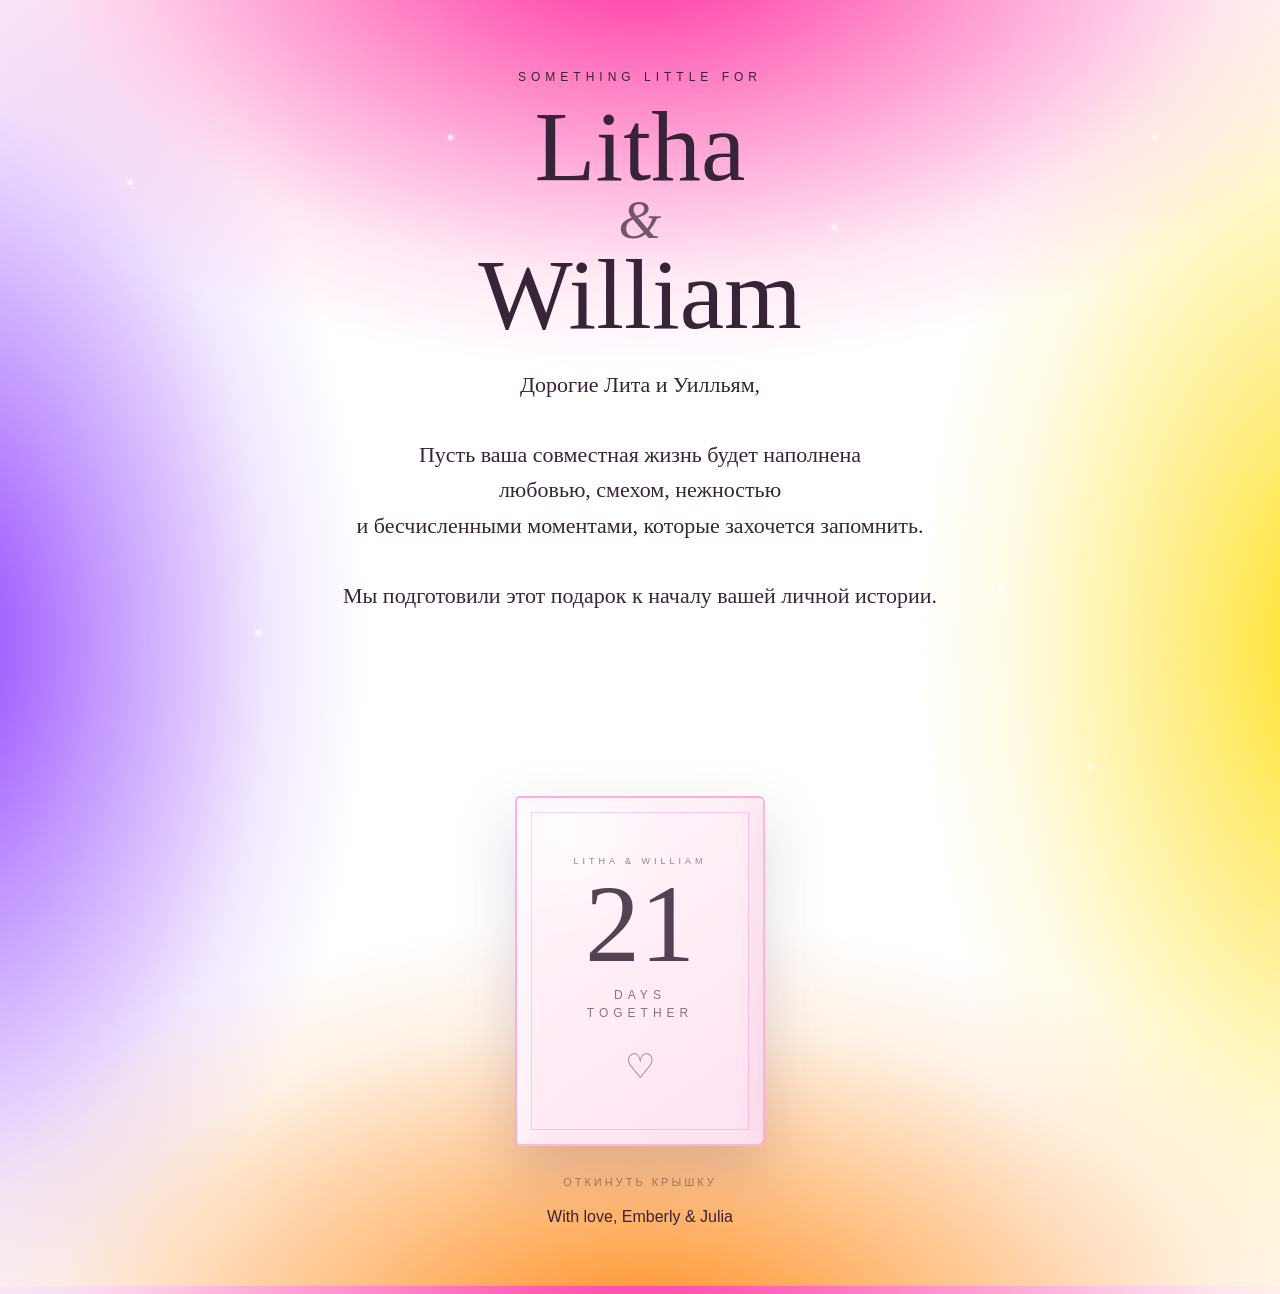
<file: index.html>
<!DOCTYPE html>
<html lang="en">
<head>
    <meta charset="UTF-8">
    <meta name="viewport" content="width=device-width, initial-scale=1.0">

    <title>Litha & William — A Little Gift</title>
    <link rel="stylesheet" href="style.css">
</head>

<body>

<div class="stars">
    <span class="star"></span>
    <span class="star"></span>
    <span class="star"></span>
    <span class="star"></span>
    <span class="star"></span>
    <span class="star"></span>
    <span class="star"></span>
    <span class="star"></span>
</div>

<main class="page">

    <div class="small-title">
        Something little for
    </div>

    <h1>
        Litha
        <span class="ampersand">&</span>
        William
    </h1>

    <div class="message">
        <!-- ========================================= -->
        <!-- ВАШЕ ПОЗДРАВЛЕНИЕ                         -->
        <!-- ========================================= -->

        Дорогие Лита и Уилльям,

        <br><br>

        <!-- Замените этот текст своим поздравлением -->

        Пусть ваша совместная жизнь будет наполнена <br>
        любовью, смехом, нежностью <br>
        и бесчисленными моментами, которые захочется запомнить.

        <br><br>

        Мы подготовили этот подарок к началу вашей личной истории.

    </div>

    <div class="gift-wrapper" onclick="openGift()">

        <div class="deck-box">

            <!-- КОРОБКА -->
            <div class="deck-box-body">

                <!-- Лицевая сторона -->
                <div class="deck-box-front">

                    <div class="deck-box-small">
                        LITHA & WILLIAM
                    </div>

                    <div class="deck-box-title">
                        21
                    </div>

                    <div class="deck-box-subtitle">
                        DAYS<br>
                        TOGETHER
                    </div>

                    <div class="deck-box-heart">
                        ♡
                    </div>

                </div>

                <!-- Боковая грань -->
                <div class="deck-box-side">
                    <span>21 DAYS TOGETHER</span>
                </div>

                <!-- Верхняя грань -->
                <div class="deck-box-top"></div>

            </div>


            <!-- КАРТЫ -->
            <div class="deck-inside">

                <div class="inside-card inside-card-back card-left"></div>

                <div class="inside-card inside-card-back card-right"></div>

                <div class="inside-card inside-card-front card-main">
                    <span>♡</span>
                </div>

            </div>



        </div>


        <div class="open-text">
            Откинуть крышку
        </div>

    </div>


    <div class="footer">
        With love, Emberly & Julia
    </div>

</main>

<script src="script.js"></script>

</body>
</html>
</file>
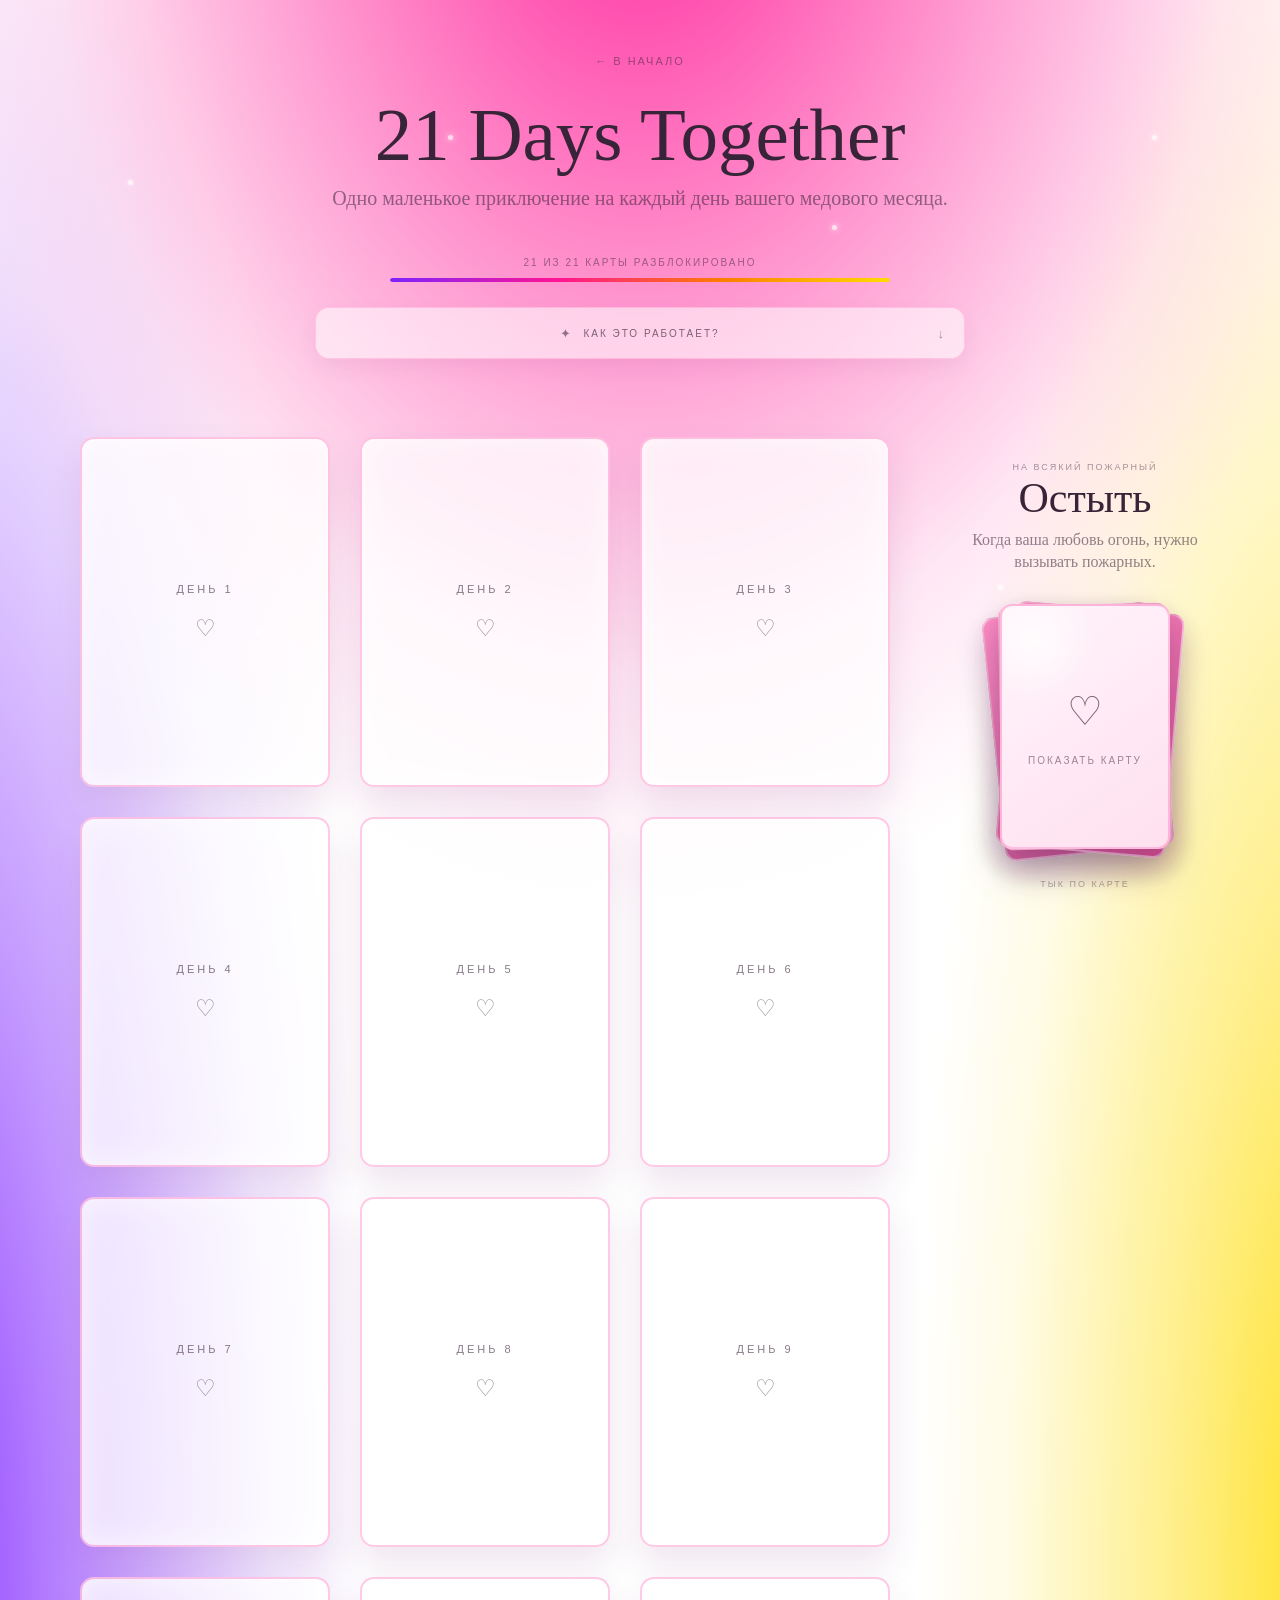
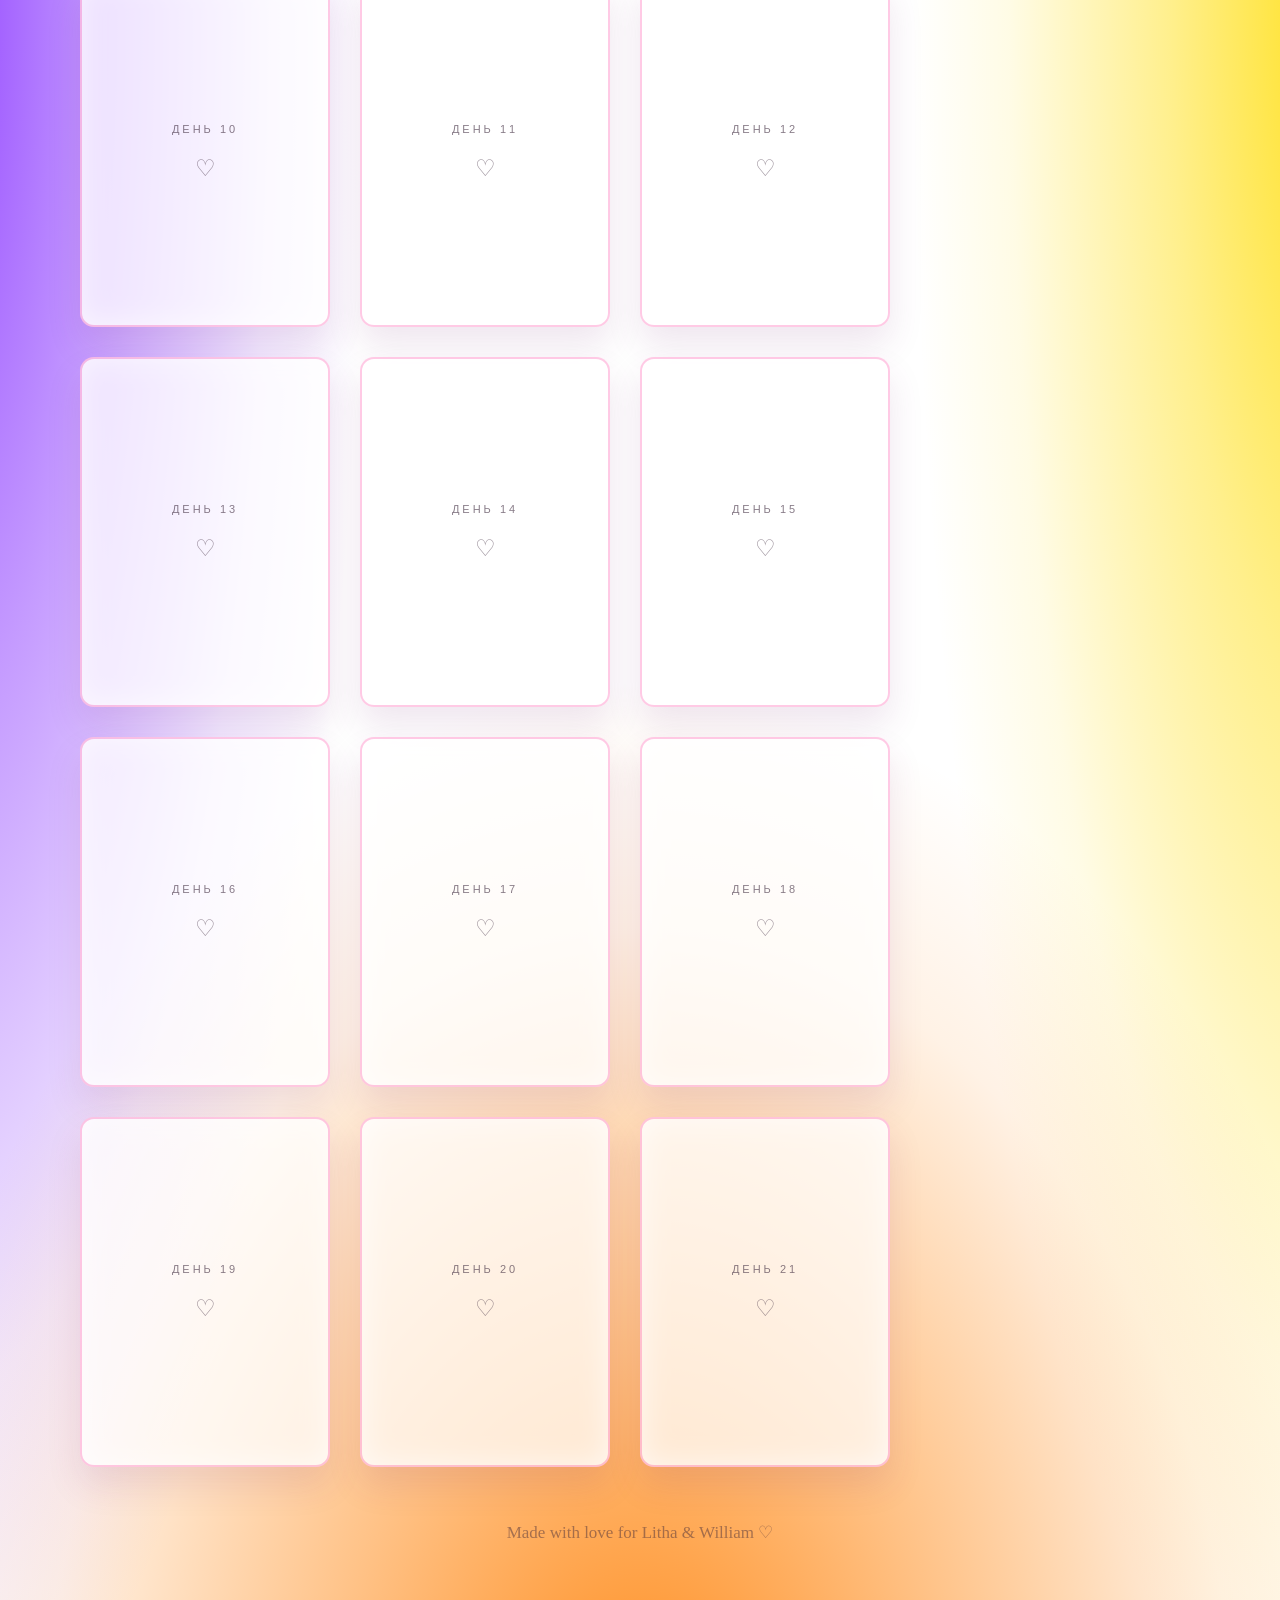
<file: cards.html>
<!DOCTYPE html>
<html lang="en">

<head>
    <meta charset="UTF-8">

    <meta
            name="viewport"
            content="width=device-width, initial-scale=1.0"
    >

    <title>Litha & William</title>

    <link
            rel="stylesheet"
            href="style.css"
    >
</head>

<body class="cards-page">

<!-- =====================================================
     STARS
     ===================================================== -->

<div class="stars" aria-hidden="true">

    <div class="star"></div>
    <div class="star"></div>
    <div class="star"></div>
    <div class="star"></div>
    <div class="star"></div>
    <div class="star"></div>
    <div class="star"></div>
    <div class="star"></div>

</div>


<!-- =====================================================
     PAGE
     ===================================================== -->

<main class="cards-page-content">

    <!-- =================================================
         HEADER
         ================================================= -->

    <header class="cards-header">

        <a
                href="index.html"
                class="back"
        >
            ← В начало
        </a>

        <h1>
            21 Days Together
        </h1>

        <p>
            Одно маленькое приключение на каждый день
            вашего медового месяца.
        </p>

    </header>


    <!-- =================================================
         PROGRESS
         ================================================= -->

    <section class="progress-wrapper">

        <div class="progress-text">
            <span id="openedCount">0</span>
            из 21 карты разблокировано
        </div>

        <div class="progress-bar">
            <div
                    class="progress-fill"
                    id="progressFill"
            ></div>
        </div>

    </section>


    <!-- =================================================
         MAIN CONTENT
         ================================================= -->
    <!-- =================================================
     INSTRUCTION
     ================================================= -->

    <section class="instruction-section">

        <button
                class="instruction-toggle"
                id="instructionToggle"
                type="button"
                aria-expanded="false"
                aria-controls="instructionContent"
        >
            <span class="instruction-icon">✦</span>

            <span class="instruction-title">
            Как это работает?
        </span>

            <span class="instruction-arrow">
            ↓
        </span>
        </button>


        <div
                class="instruction-content"
                id="instructionContent"
                aria-hidden="true"
        >

            <div class="instruction-inner">

                <div class="instruction-item">

                <span class="instruction-number">
                    01
                </span>

                    <div>
                        <strong>
                            Как играть?
                        </strong>

                        <p>
                            Карточки взывают к диалогу. Здесь поднимаются темы, которые часто висят в воздухе, создают лишние трения и вызывают ссоры.
                            Мы за честный разговор в непринужденной обстановке. Игра сбавляет обороты серьёзности, добавляет веселья в процесс и делает вас ближе друг к другу.
                            Открывайте новую карту — и вперёд обсуждать!
                        </p>
                    </div>

                </div>


                <div class="instruction-item">

                <span class="instruction-number">
                    02
                </span>

                    <div>
                        <strong>
                            По одной
                        </strong>

                        <p>
                            Каждый день медового месяца
                            будет открываться новая карта.
                        </p>

                    </div>

                </div>


                <div class="instruction-item">

                <span class="instruction-number">
                    03
                </span>

                    <div>
                        <strong>
                            Если перегрелись...
                        </strong>

                        <p>
                            Справа (или снизу) вас ждёт специальная
                            колода «Остыть». Если разговор зашёл не туда, нажмите на неё,
                            чтобы вытянуть случайную карту.
                        </p>

                    </div>

                </div>

            </div>

        </div>

    </section>
    <div class="cards-layout">

        <!-- =============================================
             MAIN 21 CARDS
             ============================================= -->

        <section
                class="main-deck"
                aria-label="21 honeymoon cards"
        >

            <div
                    class="cards-container"
                    id="cardsContainer"
            ></div>

        </section>


        <!-- =============================================
             COOL DOWN DECK
             ============================================= -->

        <aside class="cooldown-section">

            <div class="cooldown-heading">

                <div class="cooldown-kicker">
                    На всякий пожарный
                </div>

                <h2>
                    Остыть
                </h2>

                <p>
                    Когда ваша любовь огонь, нужно вызывать пожарных.
                </p>

            </div>


            <!-- CLICKABLE DECK -->

            <button
                    class="cooldown-deck"
                    id="cooldownDeck"
                    type="button"
                    aria-label="Draw a random cool down card"
            >

                <span class="deck-card deck-card-back deck-card-one"></span>
                <span class="deck-card deck-card-back deck-card-two"></span>
                <span class="deck-card deck-card-back deck-card-three"></span>

                <span class="deck-card deck-card-top">

                        <span class="deck-decoration">
                            ♡
                        </span>

                        <span class="deck-title">
                        </span>

                        <span class="deck-subtitle">
                            Показать карту
                        </span>

                    </span>

            </button>


            <div class="cooldown-hint">
                Тык по карте
            </div>

        </aside>

    </div>


    <!-- =================================================
         FOOTER
         ================================================= -->

    <footer>
        Made with love for Litha & William ♡
    </footer>

</main>


<!-- =====================================================
     COOL DOWN MODAL
     ===================================================== -->

<div
        class="cooldown-overlay"
        id="cooldownOverlay"
        aria-hidden="true"
>

    <div
            class="cooldown-modal"
            role="dialog"
            aria-modal="true"
            aria-labelledby="cooldownModalTitle"
    >

        <button
                class="cooldown-close"
                id="cooldownClose"
                type="button"
                aria-label="Close card"
        >
            ×
        </button>


        <div class="cooldown-modal-label">
            Остыть
        </div>


        <div
                class="cooldown-modal-title"
                id="cooldownModalTitle"
        >
            Устройте перерыв
        </div>


        <div
                class="cooldown-modal-content"
                id="cooldownModalContent"
        >
            Возьмите передышку вдвоём.
        </div>


        <div class="cooldown-modal-symbol">
            ♡
        </div>

    </div>

</div>


<!-- =====================================================
     JAVASCRIPT
     ===================================================== -->

<script src="script.js"></script>

</body>

</html>
</file>
<file: style.css>
/* =========================================================
WEDDING GIFT — LITA & WILLIAM
========================================================= */

/* =========================================================
1. RESET
========================================================= */

* {
    box-sizing: border-box;
    margin: 0;
    padding: 0;
}

/* =========================================================
2. FONTS
========================================================= */

@import url(
'https://fonts.googleapis.com/css2?family=Cormorant+Garamond:wght@400;500;600;700&family=Montserrat:wght@300;400;500&display=swap'
);

/* =========================================================
3. GENERAL
========================================================= */

html {
    min-height: 100%;
}

body {
    min-height: 100vh;

    background:

            radial-gradient(
                    ellipse 80% 45% at 50% -5%,
                    rgba(255, 20, 147, 0.9) 0%,
                    rgba(255, 20, 147, 0.48) 30%,
                    rgba(255, 20, 147, 0.10) 58%,
                    transparent 75%
            ),

            radial-gradient(
                    ellipse 80% 45% at 50% 105%,
                    rgba(255, 126, 0, 0.9) 0%,
                    rgba(255, 126, 0, 0.48) 30%,
                    rgba(255, 126, 0, 0.10) 58%,
                    transparent 75%
            ),

            radial-gradient(
                    ellipse 45% 75% at -5% 50%,
                    rgba(126, 34, 255, 0.85) 0%,
                    rgba(126, 34, 255, 0.45) 30%,
                    rgba(126, 34, 255, 0.10) 58%,
                    transparent 75%
            ),

            radial-gradient(
                    ellipse 45% 75% at 105% 50%,
                    rgba(255, 220, 0, 0.9) 0%,
                    rgba(255, 220, 0, 0.45) 30%,
                    rgba(255, 220, 0, 0.10) 58%,
                    transparent 75%
            ),

            #ffffff;

    color: #382438;

    font-family:
            'Montserrat',
            sans-serif;

    overflow-x: hidden;
}

/* =========================================================
4. STARS
========================================================= */

.stars {
    position: fixed;

    inset: 0;

    width: 100%;
    height: 100%;

    pointer-events: none;

    overflow: hidden;

    z-index: 1;
}

.star {
    position: absolute;

    width: 5px;
    height: 5px;

    background: #ffffff;

    border-radius: 50%;

    opacity: .7;

    box-shadow:
            0 0 5px rgba(255,255,255,.9),
            0 0 12px rgba(255,255,255,.7);

    animation:
            twinkle 3s infinite ease-in-out;
}

/* ---------- Star positions ---------- */

.star:nth-child(1) {
    left: 10%;
    top: 20%;
    animation-delay: 0s;
}

.star:nth-child(2) {
    left: 20%;
    top: 70%;
    animation-delay: 1s;
}

.star:nth-child(3) {
    left: 35%;
    top: 15%;
    animation-delay: 2s;
}

.star:nth-child(4) {
    left: 50%;
    top: 80%;
    animation-delay: .5s;
}

.star:nth-child(5) {
    left: 65%;
    top: 25%;
    animation-delay: 1.5s;
}

.star:nth-child(6) {
    left: 78%;
    top: 65%;
    animation-delay: .3s;
}

.star:nth-child(7) {
    left: 90%;
    top: 15%;
    animation-delay: 2.5s;
}

.star:nth-child(8) {
    left: 85%;
    top: 85%;
    animation-delay: 1.2s;
}

@keyframes twinkle {

    0%, 100% {
        opacity: .25;

        transform:
                scale(.7)
                rotate(0deg);
    }

    50% {
        opacity: 1;

        transform:
                scale(1.5)
                rotate(45deg);
    }
}

/* =========================================================
5. START PAGE
========================================================= */

.page {
    position: relative;

    z-index: 2;

    width: 100%;
    max-width: 900px;

    min-height: 100vh;

    margin: 0 auto;

    padding:
            70px 30px
            60px;

    display: flex;

    flex-direction: column;

    align-items: center;

    justify-content: center;

    text-align: center;
}

/* ---------- Small title ---------- */

.small-title {
    font-size: 12px;

    letter-spacing: 5px;

    text-transform: uppercase;

    opacity: .65;

    margin-bottom: 20px;

    animation:
            fadeDown 1.2s ease forwards;
}

/* ---------- Main title ---------- */

.page h1 {
    width: 100%;

    font-family:
            'Cormorant Garamond',
            serif;

    font-size:
            clamp(55px, 9vw, 100px);

    font-weight: 500;

    line-height: .85;

    text-align: center;

    margin-bottom: 30px;

    animation:
            fadeDown 1.4s ease forwards;
}

.ampersand {
    display: block;

    font-size: .55em;

    font-style: italic;

    opacity: .7;

    margin: 8px 0;
}

/* ---------- Greeting ---------- */

.message {
    width: 100%;

    max-width: 600px;

    margin:
            0 auto
            45px;

    font-family:
            'Cormorant Garamond',
            serif;

    font-size: 22px;

    line-height: 1.6;

    text-align: center;

    opacity: 0;

    animation:
            fadeUp 1.4s ease .4s forwards;
}

/* =========================================================
6. PLAYING CARD TUCK BOX
BOX SIZE: 250 × 350 PX
========================================================= */

/* =========================================================
GIFT WRAPPER
========================================================= */

.gift-wrapper {
    position: relative;

    /*
       Контейнер больше коробки,
       чтобы карты могли выезжать наружу.
    */
    width: 500px;
    height: 550px;

    display: flex;

    flex-direction: column;

    align-items: center;

    cursor: pointer;

    opacity: 0;

    animation:
            fadeUp 1.4s ease .8s forwards,
            floating 4s ease-in-out 2s infinite;
}

/* =========================================================
MAIN SCENE
========================================================= */

.deck-box {
    position: absolute;

    /*
       Центрируем коробку относительно gift-wrapper.
    */
    left: 50%;
    top: 25%;

    /*
       ГЛАВНЫЙ РАЗМЕР КОРОБКИ
       250 × 350
    */
    width: 250px;
    height: 350px;

    transform-style: preserve-3d;

    /*
       Коробка полностью ровная.
    */
    transform:
            translateX(-50%);

    transition:
            transform .7s cubic-bezier(.2,.8,.2,1);

    filter:
            drop-shadow(
                    0 25px 30px
                    rgba(70,30,70,.18)
            );
}

/* =========================================================
BOX BODY
========================================================= */

.deck-box-body {
    position: absolute;

    left: 0;
    bottom: 0;

    width: 250px;
    height: 350px;

    z-index: 10;
}

/* =========================================================
FRONT
========================================================= */

.deck-box-front {
    position: absolute;

    left: 0;
    top: 0;

    width: 250px;
    height: 350px;

    display: flex;

    flex-direction: column;

    align-items: center;

    justify-content: center;

    text-align: center;

    background:

            radial-gradient(
                    circle at 20% 10%,
                    rgba(255,255,255,.8),
                    transparent 28%
            ),

            linear-gradient(
                    145deg,
                    #fff7fc,
                    #ffe2f0
            );

    border:
            2px solid
            rgba(255,105,180,.45);

    border-radius:
            5px 6px 7px 5px;

    box-shadow:

            inset
            10px 0 18px
            rgba(255,255,255,.6),

            inset
            -10px 0 18px
            rgba(190,70,130,.08);

    color: #382438;

    /*
       Небольшой Z-offset сохраняем,
       но БЕЗ перспективного наклона.
    */
    transform:
            translateZ(15px);

    overflow: hidden;

    z-index: 20;
}

/* =========================================================
DECORATIVE FRAME
========================================================= */

.deck-box-front::before {
    content: "";

    position: absolute;

    inset: 14px;

    border:
            1px solid
            rgba(255,105,180,.3);

    pointer-events: none;
}

/* =========================================================
FRONT TEXT
========================================================= */

.deck-box-small {
    position: relative;

    z-index: 2;

    font-size: 9px;

    letter-spacing: 4px;

    text-transform: uppercase;

    opacity: .55;

    margin-bottom: 20px;
}

.deck-box-title {
    position: relative;

    z-index: 2;

    font-family:
            'Cormorant Garamond',
            serif;

    font-size: 110px;

    line-height: .7;

    font-weight: 500;

    opacity: .85;
}

.deck-box-subtitle {
    position: relative;

    z-index: 2;

    margin-top: 23px;

    font-size: 12px;

    line-height: 1.5;

    letter-spacing: 5px;

    text-transform: uppercase;

    opacity: .6;
}

.deck-box-heart {
    position: relative;

    z-index: 2;

    margin-top: 24px;

    font-family:
            'Cormorant Garamond',
            serif;

    font-size: 34px;

    opacity: .55;
}

/* =========================================================
SIDE
========================================================= */

.deck-box-side {
    position: absolute;

    top: 0;
    right: -36px;

    width: 36px;
    height: 350px;

    display: flex;

    align-items: center;

    justify-content: center;

    background:

            linear-gradient(
                    90deg,
                    #f4c5db,
                    #e79abc
            );

    border-top:
            2px solid
            rgba(255,255,255,.4);

    border-right:
            2px solid
            rgba(190,70,130,.25);

    border-bottom:
            2px solid
            rgba(190,70,130,.25);

    transform:
            rotateY(90deg);

    transform-origin:
            left center;

    color: #8e4270;

    overflow: hidden;

    z-index: 21;
}

.deck-box-side span {
    writing-mode:
            vertical-rl;

    transform:
            rotate(180deg);

    font-size: 8px;

    letter-spacing: 2px;

    text-transform: uppercase;

    white-space: nowrap;

    opacity: .7;
}

/* =========================================================
CARDS INSIDE THE BOX
========================================================= */

.deck-inside {
    opacity: 0;

    position: absolute;

    /*
       Центрируем карты внутри коробки.
    */
    left: 17px;

    bottom: 12px;

    width: 216px;
    height: 286px;

    /*
       Карты находятся ПОЗАДИ коробки.
    */
    z-index: 1;

    transform:
            translateZ(-2px)
            translateY(150px);

    pointer-events: none;

    transition:
            opacity .35s ease,
            transform .75s
            cubic-bezier(.2,.8,.2,1);
}

/* =========================================================
INDIVIDUAL CARDS
========================================================= */

.inside-card {
    position: absolute;

    left: 0;
    bottom: 0;

    width: 216px;
    height: 286px;

    border-radius: 8px;

    box-shadow:
            0 7px 16px
            rgba(70,30,70,.15);
}

/* =========================================================
CARD BACK
========================================================= */
.card-main::after {
    content: "Начать новую историю";

    position: absolute;
    left: 50%;
    top: 20%;

    transform: translate(-50%, -50%);

    font-family: 'Cormorant Garamond', serif;
    font-size: 10px;
    letter-spacing: 3px;
    text-transform: uppercase;

    color: #d94f91;
    opacity: .75;

    white-space: nowrap;

    z-index: 10;
}

.inside-card-back {
    background:

            repeating-linear-gradient(
                    45deg,
                    rgba(255,255,255,.18) 0,
                    rgba(255,255,255,.18) 2px,
                    transparent 2px,
                    transparent 8px
            ),

            linear-gradient(
                    145deg,
                    #ff8fc7,
                    #d94f91
            );

    border:
            2px solid
            rgba(255,255,255,.55);
}

/* =========================================================
MIDDLE CARD
========================================================= */

.inside-card-middle {
    transform:
            translateY(-7px)
            rotate(1deg);

    z-index: 2;
}

/* =========================================================
FRONT CARD
========================================================= */

.inside-card-front {
    display: flex;

    align-items: center;

    justify-content: center;

    background:

            linear-gradient(
                    145deg,
                    #fff9fc,
                    #ffe7f2
            );

    border:
            2px solid
            rgba(255,105,180,.35);

    color:
            #d94f91;

    font-family:
            'Cormorant Garamond',
            serif;

    font-size:
            46px;

    transform:
            translateY(-12px);

    z-index: 3;
}

/* =========================================================
BEFORE HOVER — CARDS COMPLETELY HIDDEN
========================================================= */

.gift-wrapper:not(:hover) .deck-inside {
    opacity: 0;

    transform:
            translateZ(-2px)
            translateY(160px);
}

/* =========================================================
HOVER — CARDS APPEAR
========================================================= */

.gift-wrapper:hover .deck-inside {
    opacity: 1;

    transform:
            translateZ(-2px)
            translateY(-145px);
}

/* =========================================================
HOVER — BOX
========================================================= */

.gift-wrapper:hover .deck-box {
    /*
       ВАЖНО:
       translateX(-50%) сохраняем,
       иначе коробка снова уедет вправо.
    */
    transform:
            translateX(-50%)
            translateY(-10px)
            scale(1.04);

    filter:
            drop-shadow(
                    0 35px 42px
                    rgba(70,30,70,.23)
            );
}

/* =========================================================
CARDS FAN OUT
========================================================= */

.gift-wrapper:hover .card-left {
    transform:
            translate(-22px, -4px)
            rotate(-8deg);
}

.gift-wrapper:hover .card-right {
    transform:
            translate(22px, -4px)
            rotate(8deg);
}

.gift-wrapper:hover .card-main {
    transform:
            translateY(-12px)
            rotate(0deg);
}

/* =========================================================
OPEN TEXT
========================================================= */

.open-text {
    position: absolute;

    bottom: 20px;

    font-size: 11px;

    letter-spacing: 3px;

    text-transform: uppercase;

    opacity: .45;

    transition:
            opacity .3s,
            transform .3s;
}

.gift-wrapper:hover .open-text {
    opacity: 1;

    transform:
            translateY(3px);
}

/* =========================================================
MOBILE — START PAGE
========================================================= */

@media (max-width: 720px) {

    .gift-wrapper {
        transform:
                scale(.9);
    }

    .gift-wrapper:hover {
        transform:
                scale(.9);
    }
}

/* =========================================================
7. CARDS PAGE
========================================================= */

body.cards-page {
    padding:
            55px 20px
            60px;
}

/* =========================================================
8. CARDS PAGE HEADER
========================================================= */

.cards-page-content {
    position: relative;

    z-index: 2;

    width: 100%;

    max-width: 1500px;

    margin: 0 auto;

    text-align: center;
}

.cards-header {
    width: 100%;

    margin:
            0 auto
            45px;

    display: flex;

    flex-direction: column;

    align-items: center;

    text-align: center;
}

/* ---------- Back link ---------- */

.back {
    display: inline-block;

    color: #382438;

    text-decoration: none;

    font-size: 11px;

    letter-spacing: 2px;

    text-transform: uppercase;

    opacity: .5;

    margin-bottom: 30px;

    transition:
            opacity .3s,
            transform .3s;
}

.back:hover {
    opacity: 1;

    transform:
            translateX(-3px);
}

/* ---------- Cards page title ---------- */

.cards-header h1 {
    width: 100%;

    font-family:
            'Cormorant Garamond',
            serif;

    font-size:
            clamp(45px, 7vw, 75px);

    font-weight: 500;

    line-height: 1;

    text-align: center;

    margin:
            0 0
            12px;
}

.cards-header p {
    width: 100%;

    max-width: 650px;

    margin: 0 auto;

    text-align: center;

    font-family:
            'Cormorant Garamond',
            serif;

    font-size: 20px;

    line-height: 1.4;

    opacity: .55;
}

/* =========================================================
9. PROGRESS BAR
========================================================= */

.progress-wrapper {
    position: relative;

    z-index: 2;

    width:
            min(500px, 90%);

    margin:
            0 auto
            50px;

    text-align: center;
}

.progress-text {
    font-size: 10px;

    letter-spacing: 2px;

    text-transform: uppercase;

    opacity: .5;

    margin-bottom: 10px;
}

.progress-bar {
    height: 4px;

    background:
            rgba(56,36,56,.08);

    border-radius: 10px;

    overflow: hidden;
}

.progress-fill {
    height: 100%;

    width: 0;

    background:
            linear-gradient(
                    90deg,
                    #7e22ff,
                    #ff1493,
                    #ff7e00,
                    #ffdc00
            );

    border-radius: 10px;

    transition:
            width 1s ease;
}

/* =========================================================
   INSTRUCTION PANEL
   ========================================================= */

.instruction-section {

    position: relative;

    z-index: 3;

    width: min(650px, 90%);

    margin:
            -25px auto
            45px;

    text-align: center;
}


/* =========================================================
   TOGGLE BUTTON
   ========================================================= */

.instruction-toggle {

    position: relative;

    width: 100%;

    min-height: 52px;

    padding:
            12px
            22px;

    display: flex;

    align-items: center;

    justify-content: center;

    gap: 12px;

    border:
            1px solid
            rgba(255,105,180,.25);

    border-radius: 14px;

    background:
            rgba(255,255,255,.55);

    color: #382438;

    font-family:
            'Montserrat',
            sans-serif;

    cursor: pointer;

    backdrop-filter:
            blur(10px);

    box-shadow:
            0 8px 20px
            rgba(120,50,120,.07);

    transition:
            background .3s ease,
            box-shadow .3s ease,
            transform .3s ease,
            border-color .3s ease;
}


/* ---------- Hover ---------- */

.instruction-toggle:hover {

    background:
            rgba(255,255,255,.78);

    border-color:
            rgba(255,105,180,.45);

    box-shadow:
            0 12px 28px
            rgba(120,50,120,.12);

    transform:
            translateY(-2px);
}


/* ---------- Active ---------- */

.instruction-toggle:active {

    transform:
            translateY(0);
}


/* =========================================================
   ICON
   ========================================================= */

.instruction-icon {

    font-size: 13px;

    opacity: .55;

    transition:
            transform .4s ease;
}


/* =========================================================
   TITLE
   ========================================================= */

.instruction-title {

    font-size: 10px;

    font-weight: 500;

    letter-spacing: 2px;

    text-transform: uppercase;

    opacity: .65;
}


/* =========================================================
   ARROW
   ========================================================= */

.instruction-arrow {

    position: absolute;

    right: 20px;

    font-size: 13px;

    opacity: .45;

    transition:
            transform .4s ease,
            opacity .3s ease;
}


/* =========================================================
   OPEN STATE
   ========================================================= */

.instruction-toggle.open {

    border-color:
            rgba(255,105,180,.4);

    background:
            rgba(255,255,255,.72);

    border-radius:
            14px 14px 0 0;

    box-shadow:
            none;
}


.instruction-toggle.open .instruction-arrow {

    transform:
            rotate(180deg);

    opacity: .8;
}


.instruction-toggle.open .instruction-icon {

    transform:
            rotate(45deg);
}


/* =========================================================
   CONTENT WRAPPER
   ========================================================= */

.instruction-content {

    display: grid;

    grid-template-rows:
        0fr;

    opacity: 0;

    overflow: hidden;

    background:
            rgba(255,255,255,.62);

    border:
            1px solid
            rgba(255,105,180,.25);

    border-top: 0;

    border-radius:
            0 0 14px 14px;

    backdrop-filter:
            blur(10px);

    transition:
            grid-template-rows .5s
            cubic-bezier(.2,.8,.2,1),

            opacity .35s ease;
}


/* =========================================================
   OPEN CONTENT
   ========================================================= */

.instruction-content.open {

    grid-template-rows:
        1fr;

    opacity: 1;
}


/* =========================================================
   INNER
   ========================================================= */

.instruction-inner {

    min-height: 0;

    padding:
            10px
            28px
            22px;

    text-align: left;
}


/* =========================================================
   INSTRUCTION ITEM
   ========================================================= */

.instruction-item {

    display: grid;

    grid-template-columns:
        35px 1fr;

    gap: 14px;

    align-items: start;

    padding:
            15px
            0;

    border-bottom:
            1px solid
            rgba(56,36,56,.08);
}


.instruction-item:last-child {

    border-bottom:
            none;

    padding-bottom:
            5px;
}


/* =========================================================
   NUMBER
   ========================================================= */

.instruction-number {

    font-family:
            'Cormorant Garamond',
            serif;

    font-size: 16px;

    opacity: .45;

    padding-top: 1px;
}


/* =========================================================
   ITEM TITLE
   ========================================================= */

.instruction-item strong {

    display: block;

    margin-bottom: 4px;

    font-family:
            'Cormorant Garamond',
            serif;

    font-size: 19px;

    font-weight: 600;
}


/* =========================================================
   ITEM TEXT
   ========================================================= */

.instruction-item p {

    margin: 0;

    font-family:
            'Cormorant Garamond',
            serif;

    font-size: 15px;

    line-height: 1.45;

    opacity: .6;
}


/* =========================================================
   MOBILE
   ========================================================= */

@media (max-width: 780px) {

    .instruction-section {

        width:
                min(92%, 650px);

        margin:
                -15px auto
                35px;
    }


    .instruction-toggle {

        min-height: 50px;

        padding:
                12px
                18px;
    }


    .instruction-inner {

        padding:
                8px
                20px
                18px;
    }


    .instruction-item {

        grid-template-columns:
            28px 1fr;

        gap: 10px;
    }


    .instruction-item strong {

        font-size: 18px;
    }


    .instruction-item p {

        font-size: 15px;
    }

}


/* =========================================================
   VERY SMALL MOBILE
   ========================================================= */

@media (max-width: 430px) {

    .instruction-section {

        width:
                calc(100% - 20px);

        margin:
                -10px auto
                30px;
    }


    .instruction-title {

        font-size: 9px;

        letter-spacing: 1.5px;
    }


    .instruction-arrow {

        right: 15px;
    }


    .instruction-inner {

        padding:
                6px
                15px
                15px;
    }


    .instruction-item {

        grid-template-columns:
            25px 1fr;

        gap: 8px;

        padding:
                12px 0;
    }


    .instruction-number {

        font-size: 14px;
    }


    .instruction-item strong {

        font-size: 17px;
    }


    .instruction-item p {

        font-size: 14px;
    }

}

/* =========================================================
10. MAIN LAYOUT
========================================================= */

.cards-layout {
    width: 100%;

    display: flex;

    align-items: flex-start;

    justify-content: center;

    gap: 80px;

    margin: 0 auto;
}

/* =========================================================
11. MAIN DECK
========================================================= */

.main-deck {
    flex: 0 0 auto;

    width: 810px;
}

/* =========================================================
12. CARDS GRID — 3 × 7
========================================================= */

.cards-container {
    position: relative;

    z-index: 2;

    width: 100%;

    max-width: 810px;

    margin: 0 auto;

    display: grid;

    grid-template-columns:
        repeat(3, 250px);

    justify-content: center;

    column-gap: 30px;

    row-gap: 30px;
}

/* =========================================================
13. MAIN CARD
========================================================= */

.card {
    width: 250px;

    height: 350px;

    perspective: 1400px;

    cursor: pointer;

    animation:
            cardAppear .7s ease both;
}

.card-inner {
    width: 100%;
    height: 100%;

    position: relative;

    transform-style: preserve-3d;

    transition:
            transform .8s
            cubic-bezier(.2,.8,.2,1);
}

.card.opened .card-inner {
    transform:
            rotateY(180deg);
}

.card-front,
.card-back {
    position: absolute;

    width: 100%;
    height: 100%;

    backface-visibility: hidden;

    border-radius: 14px;

    overflow: hidden;
}

/* =========================================================
14. CARD FRONT
========================================================= */

.card-front {
    display: flex;

    flex-direction: column;

    align-items: center;

    justify-content: center;

    text-align: center;

    padding: 25px;

    background:
            rgba(255,255,255,.72);

    border:
            2px solid
            rgba(255,105,180,.35);

    box-shadow:

            0 18px 35px
            rgba(120,50,120,.12),

            inset 0 0 30px
            rgba(255,255,255,.7);

    backdrop-filter:
            blur(10px);

    color: #382438;

    transition:
            transform .4s,
            box-shadow .4s;
}

.card:not(.locked):hover .card-front {
    transform:
            translateY(-8px);

    box-shadow:

            0 28px 45px
            rgba(120,50,120,.20),

            inset 0 0 30px
            rgba(255,255,255,.8);
}

/* ---------- Day number ---------- */

.day-number {
    font-family:
            'Cormorant Garamond',
            serif;

    font-size: 78px;

    line-height: 1;

    opacity: .8;

    margin-bottom: 15px;
}

.day-label {
    font-size: 11px;

    text-transform: uppercase;

    letter-spacing: 3px;

    opacity: .6;
}

.lock {
    font-size: 23px;

    margin-top: 20px;

    opacity: .5;
}

/* =========================================================
15. LOCKED CARDS
========================================================= */

.card.locked {
    cursor: default;
}

.card.locked .card-front {
    background:
            rgba(255,255,255,.45);

    border-color:
            rgba(100,70,120,.12);

    opacity: .65;

    backdrop-filter:
            blur(8px);
}

.card.locked .day-number {
    opacity: .25;
}

.unlock-date {
    margin-top: 12px;

    font-size: 10px;

    letter-spacing: 1px;

    opacity: .45;
}

/* =========================================================
16. CARD BACK
========================================================= */

.card-back {
    transform:
            rotateY(180deg);

    background:
            linear-gradient(
                    135deg,
                    rgba(255,255,255,.97),
                    rgba(255,245,250,.97)
            );

    color: #382438;

    padding: 30px;

    display: flex;

    flex-direction: column;

    justify-content: space-between;

    text-align: center;

    border:
            2px solid
            rgba(255,105,180,.35);

    box-shadow:
            0 25px 50px
            rgba(120,50,120,.18);
}

.back-day {
    font-size: 10px;

    text-transform: uppercase;

    letter-spacing: 3px;

    opacity: .5;
}

.card-title {
    font-family:
            'Cormorant Garamond',
            serif;

    font-size: 20px;

    font-weight: 600;

    margin:
            15px 0;
}

.card-content {
    font-family:
            'Cormorant Garamond',
            serif;

    font-size: 14px;

    line-height: 1.45;
}

.card-symbol {
    font-size: 22px;

    opacity: .5;
}

/* =========================================================
17. COOL DOWN SECTION
========================================================= */

.cooldown-section {
    width: 230px;

    flex: 0 0 230px;

    padding-top: 25px;

    text-align: center;
}

.cooldown-heading {
    margin-bottom: 22px;
}

.cooldown-kicker {
    font-size: 9px;

    letter-spacing: 2px;

    text-transform: uppercase;

    opacity: .45;

    margin-bottom: 5px;
}

.cooldown-heading h2 {
    font-family:
            'Cormorant Garamond',
            serif;

    font-size: 42px;

    font-weight: 500;

    line-height: 1;

    margin-bottom: 10px;
}

.cooldown-heading p {
    font-family:
            'Cormorant Garamond',
            serif;

    font-size: 16px;

    line-height: 1.35;

    opacity: .55;
}

/* =========================================================
18. COOL DOWN DECK
========================================================= */

.cooldown-deck {
    position: relative;

    display: block;

    width: 190px;

    height: 265px;

    margin: 0 auto;

    border: 0;

    background: transparent;

    padding: 0;

    cursor: pointer;

    perspective: 1000px;
}

.deck-card {
    position: absolute;

    width: 170px;

    height: 245px;

    left: 10px;

    top: 10px;

    border-radius: 12px;

    box-shadow:
            0 15px 30px
            rgba(90,40,90,.18);

    transition:
            transform .5s
            cubic-bezier(.2,.8,.2,1),
            box-shadow .4s;
}

.deck-card-back {
    background:
            linear-gradient(
                    135deg,
                    #ff8fc7,
                    #d94f91
            );

    border:
            2px solid
            rgba(255,255,255,.45);
}

.deck-card-one {
    transform:
            translate(-7px, 5px)
            rotate(-6deg);

    z-index: 1;
}

.deck-card-two {
    transform:
            translate(5px, 3px)
            rotate(5deg);

    z-index: 2;
}

.deck-card-three {
    transform:
            translate(0, 0)
            rotate(-1deg);

    z-index: 3;
}

.deck-card-top {
    z-index: 4;

    display: flex;

    flex-direction: column;

    align-items: center;

    justify-content: center;

    gap: 10px;

    padding: 20px;

    background:

            radial-gradient(
                    circle at 20% 15%,
                    rgba(255,255,255,.8),
                    transparent 25%
            ),

            linear-gradient(
                    145deg,
                    #fff4fb,
                    #ffe0ef
            );

    border:
            2px solid
            rgba(255,105,180,.4);

    color: #382438;

    box-shadow:
            0 20px 40px
            rgba(90,40,90,.22);
}

.deck-decoration {
    font-family:
            'Cormorant Garamond',
            serif;

    font-size: 40px;

    opacity: .65;
}

.deck-title {
    font-family:
            'Cormorant Garamond',
            serif;

    font-size: 34px;

    font-weight: 600;
}

.deck-subtitle {
    font-size: 10px;

    letter-spacing: 2px;

    text-transform: uppercase;

    opacity: .5;
}

.cooldown-deck:hover .deck-card-one {
    transform:
            translate(-14px, 8px)
            rotate(-10deg);
}

.cooldown-deck:hover .deck-card-two {
    transform:
            translate(10px, 5px)
            rotate(9deg);
}

.cooldown-deck:hover .deck-card-top {
    transform:
            translateY(-8px)
            rotate(-1deg);

    box-shadow:
            0 28px 45px
            rgba(90,40,90,.25);
}

.cooldown-deck.drawing .deck-card-top {
    animation:
            deckDraw .7s ease;
}

.cooldown-deck.drawing .deck-card-one {
    animation:
            deckShuffleLeft .7s ease;
}

.cooldown-deck.drawing .deck-card-two {
    animation:
            deckShuffleRight .7s ease;
}

.cooldown-hint {
    margin-top: 20px;

    font-size: 9px;

    letter-spacing: 2px;

    text-transform: uppercase;

    opacity: .4;
}

/* =========================================================
19. COOL DOWN MODAL
========================================================= */

.cooldown-overlay {
    position: fixed;

    inset: 0;

    z-index: 100;

    display: flex;

    align-items: center;

    justify-content: center;

    padding: 25px;

    background:
            rgba(56,36,56,.22);

    backdrop-filter:
            blur(8px);

    opacity: 0;

    visibility: hidden;

    pointer-events: none;

    transition:
            opacity .35s ease,
            visibility .35s ease;
}

.cooldown-overlay.visible {
    opacity: 1;

    visibility: visible;

    pointer-events: auto;
}

.cooldown-modal {
    position: relative;

    width: 350px;
    height: 490px;

    max-width: 90vw;
    max-height: 85vh;

    padding: 55px 40px 40px;

    display: flex;
    flex-direction: column;

    align-items: center;
    justify-content: center;

    text-align: center;

    background:

            radial-gradient(
                    circle at 15% 10%,
                    rgba(255,255,255,.9),
                    transparent 28%
            ),

            linear-gradient(
                    145deg,
                    #fff8fc,
                    #ffe8f3
            );

    border:
            2px solid
            rgba(255,105,180,.4);

    border-radius: 16px;

    box-shadow:
            0 30px 70px
            rgba(60,20,60,.25);

    transform:
            translateY(30px)
            scale(.9)
            rotate(-2deg);

    transition:
            transform .55s
            cubic-bezier(.2,.8,.2,1);

    box-sizing: border-box;
}

.cooldown-overlay.visible
.cooldown-modal {
    transform:
            translateY(0)
            scale(1)
            rotate(0);
}

.cooldown-close {
    position: absolute;

    top: 15px;
    right: 18px;

    width: 35px;
    height: 35px;

    border: 0;

    background: transparent;

    color: #382438;

    font-size: 28px;

    font-weight: 300;

    cursor: pointer;

    opacity: .4;

    transition:
            opacity .3s,
            transform .3s;
}

.cooldown-close:hover {
    opacity: 1;

    transform:
            rotate(90deg);
}

.cooldown-modal-label {
    font-size: 9px;

    letter-spacing: 3px;

    text-transform: uppercase;

    opacity: .45;

    margin-bottom: 20px;
}

.cooldown-modal-title {
    font-family:
            'Cormorant Garamond',
            serif;

    font-size: 42px;

    line-height: 1.05;

    font-weight: 600;

    margin-bottom: 25px;
}

.cooldown-modal-content {
    font-family:
            'Cormorant Garamond',
            serif;

    font-size: 22px;

    line-height: 1.5;

    max-width: 290px;
}

.cooldown-modal-symbol {
    margin-top: 35px;

    font-size: 22px;

    opacity: .5;
}

/* =========================================================
20. FOOTER
========================================================= */

body.cards-page footer {
    position: relative;

    z-index: 2;

    text-align: center;

    margin-top: 55px;

    font-family:
            'Cormorant Garamond',
            serif;

    font-size: 17px;

    opacity: .45;
}

/* =========================================================
21. ANIMATIONS
========================================================= */

@keyframes floating {

    0%, 100% {
        transform:
                translateY(0);
    }

    50% {
        transform:
                translateY(-8px);
    }
}

@keyframes fadeDown {

    from {
        opacity: 0;

        transform:
                translateY(-20px);
    }

    to {
        opacity: 1;

        transform:
                translateY(0);
    }
}

@keyframes fadeUp {

    from {
        opacity: 0;

        transform:
                translateY(25px);
    }

    to {
        opacity: 1;

        transform:
                translateY(0);
    }
}

@keyframes cardAppear {

    from {
        opacity: 0;

        transform:
                translateY(25px)
                scale(.95);
    }

    to {
        opacity: 1;

        transform:
                translateY(0)
                scale(1);
    }
}

/* =========================================================
22. COOL DOWN ANIMATIONS
========================================================= */

@keyframes deckDraw {

    0% {
        transform:
                translateY(0)
                rotate(-1deg);
    }

    30% {
        transform:
                translateY(-25px)
                rotate(4deg);
    }

    65% {
        transform:
                translateY(8px)
                rotate(-3deg);
    }

    100% {
        transform:
                translateY(0)
                rotate(-1deg);
    }
}

@keyframes deckShuffleLeft {

    0%, 100% {
        transform:
                translate(-7px, 5px)
                rotate(-6deg);
    }

    50% {
        transform:
                translate(-20px, 12px)
                rotate(-12deg);
    }
}

@keyframes deckShuffleRight {

    0%, 100% {
        transform:
                translate(5px, 3px)
                rotate(5deg);
    }

    50% {
        transform:
                translate(15px, 8px)
                rotate(11deg);
    }
}

/* =========================================================
23. CARD ANIMATION DELAYS
========================================================= */

.card:nth-child(1)  { animation-delay: .05s; }
.card:nth-child(2)  { animation-delay: .10s; }
.card:nth-child(3)  { animation-delay: .15s; }
.card:nth-child(4)  { animation-delay: .20s; }
.card:nth-child(5)  { animation-delay: .25s; }
.card:nth-child(6)  { animation-delay: .30s; }
.card:nth-child(7)  { animation-delay: .35s; }
.card:nth-child(8)  { animation-delay: .40s; }
.card:nth-child(9)  { animation-delay: .45s; }
.card:nth-child(10) { animation-delay: .50s; }
.card:nth-child(11) { animation-delay: .55s; }
.card:nth-child(12) { animation-delay: .60s; }
.card:nth-child(13) { animation-delay: .65s; }
.card:nth-child(14) { animation-delay: .70s; }
.card:nth-child(15) { animation-delay: .75s; }
.card:nth-child(16) { animation-delay: .80s; }
.card:nth-child(17) { animation-delay: .85s; }
.card:nth-child(18) { animation-delay: .90s; }
.card:nth-child(19) { animation-delay: .95s; }
.card:nth-child(20) { animation-delay: 1s; }
.card:nth-child(21) { animation-delay: 1.05s; }

/* =========================================================
   23. RESPONSIVE — LARGE TABLET / SMALL DESKTOP
   ========================================================= */

@media (max-width: 1250px) {

    /* =====================================================
       MAIN LAYOUT
       Cooldown переносится под основные карточки
       ===================================================== */

    .cards-layout {

        flex-direction: column;

        align-items: center;

        gap: 70px;
    }


    /* =====================================================
       MAIN DECK
       ===================================================== */

    .main-deck {

        width: 100%;

        display: flex;

        justify-content: center;
    }


    .cards-container {

        width: 100%;

        max-width: 620px;

        grid-template-columns:
            repeat(3, 250px);

        justify-content: center;

        column-gap: 30px;

        row-gap: 28px;
    }


    /* =====================================================
       COOL DOWN
       ===================================================== */

    .cooldown-section {

        width: 100%;

        flex: 0 0 auto;

        padding-top: 0;

        display: flex;

        flex-direction: column;

        align-items: center;

        text-align: center;
    }


    .cooldown-heading {

        margin-bottom: 22px;
    }


    .cooldown-deck {

        /*
           Размер самой стопки НЕ меняем.
        */

        width: 190px;

        height: 265px;

        margin: 0 auto;
    }


    /*
       Карточки cooldown остаются
       в соотношении 5 : 7
    */

    .deck-card {

        width: 170px;

        height: 238px;

        left: 10px;

        top: 10px;

        border-radius: 12px;
    }

}


/* =========================================================
   24. MOBILE
   ========================================================= */

@media (max-width: 780px) {

    body.cards-page {

        padding:
                35px 15px
                45px;
    }


    /* ---------- Header ---------- */

    .cards-header {

        margin-bottom: 35px;
    }


    .cards-header h1 {

        font-size:
                clamp(
                        42px,
                        13vw,
                        65px
                );
    }


    .cards-header p {

        font-size: 18px;
    }


    /* =====================================================
       MAIN LAYOUT
       ===================================================== */

    .cards-layout {

        flex-direction: column;

        align-items: center;

        gap: 55px;
    }


    .main-deck {

        width: 100%;

        display: flex;

        justify-content: center;
    }


    /* =====================================================
       MAIN CARDS — 3 IN A ROW
       ===================================================== */

    .cards-container {

        width: 100%;

        max-width: 560px;

        grid-template-columns:
            repeat(3, 170px);

        column-gap: 16px;

        row-gap: 16px;

        justify-content: center;
    }


    .card {

        width: 238px;

        height: 333px;
    }


    /* =====================================================
       COOL DOWN
       ===================================================== */

    .cooldown-section {

        width: 100%;

        flex: 0 0 auto;

        padding-top: 0;

        display: flex;

        flex-direction: column;

        align-items: center;
    }


    .cooldown-heading {

        max-width: 330px;

        margin:
                0 auto
                20px;

        text-align: center;
    }


    .cooldown-deck {

        width: 190px;

        height: 265px;

        margin: 0 auto;
    }


    /*
       5 : 7
       170 × 238
    */

    .deck-card {

        width: 170px;

        height: 238px;

        left: 10px;

        top: 10px;
    }

}


/* =========================================================
   25. SMALL MOBILE
   ========================================================= */

@media (max-width: 560px) {

    .cards-container {

        grid-template-columns:
            repeat(1, 150px);

        column-gap: 14px;

        row-gap: 16px;

        max-width: 320px;
    }


    .card {

        width: 238px;

        height: 333px;
    }


    .card-front {

        padding: 12px;
    }


    .day-number {

        font-size: 50px;
    }


    .card-back {

        padding: 15px;
    }


    .card-title {

        font-size: 20px;
    }


    .card-content {

        font-size: 15px;
    }


    /* =====================================================
       COOL DOWN
       Размер НЕ уменьшаем:
       170 × 238 = 5 : 7
       ===================================================== */

    .cooldown-deck {

        width: 190px;

        height: 265px;
    }


    .deck-card {

        width: 170px;

        height: 238px;
    }


    .cooldown-modal {

        min-height: 400px;

        padding:
                50px 30px
                35px;
    }


    .cooldown-modal-title {

        font-size: 30px;
    }


    .cooldown-modal-content {

        font-size: 18px;
    }

}


/* =========================================================
   26. VERY SMALL MOBILE
   ========================================================= */

@media (max-width: 430px) {

    /*
       Основные карточки —
       одна в ряд
    */

    .cards-container {

        grid-template-columns:
            1fr;

        width: 100%;

        max-width: 170px;

        justify-items: center;

        row-gap: 18px;
    }


    .card {

        width: 238px;

        height: 333px;
    }


    /*
       Cooldown остаётся отдельным блоком
       ВНИЗУ, после всех основных карточек
    */

    .cooldown-section {

        width: 100%;

        margin-top: 5px;
    }


    .cooldown-deck {

        width: 190px;

        height: 265px;
    }


    /*
       Cooldown-карты:
       строгое соотношение 5 : 7
    */

    .deck-card {

        width: 170px;

        height: 238px;

        left: 10px;

        top: 10px;
    }

}


/* =========================================================
   27. EXTRA SMALL MOBILE
   ========================================================= */

@media (max-width: 350px) {

    .cards-container {

        max-width: 150px;
    }


    .card {

        width: 238px;

        height: 333px;
    }


    /*
       Cooldown всё ещё 5 : 7,
       но теперь немного уменьшаем всю стопку,
       чтобы она гарантированно помещалась.
    */

    .cooldown-deck {

        transform: scale(.9);

        transform-origin: top center;

        margin-bottom: -25px;
    }

}
</file>
